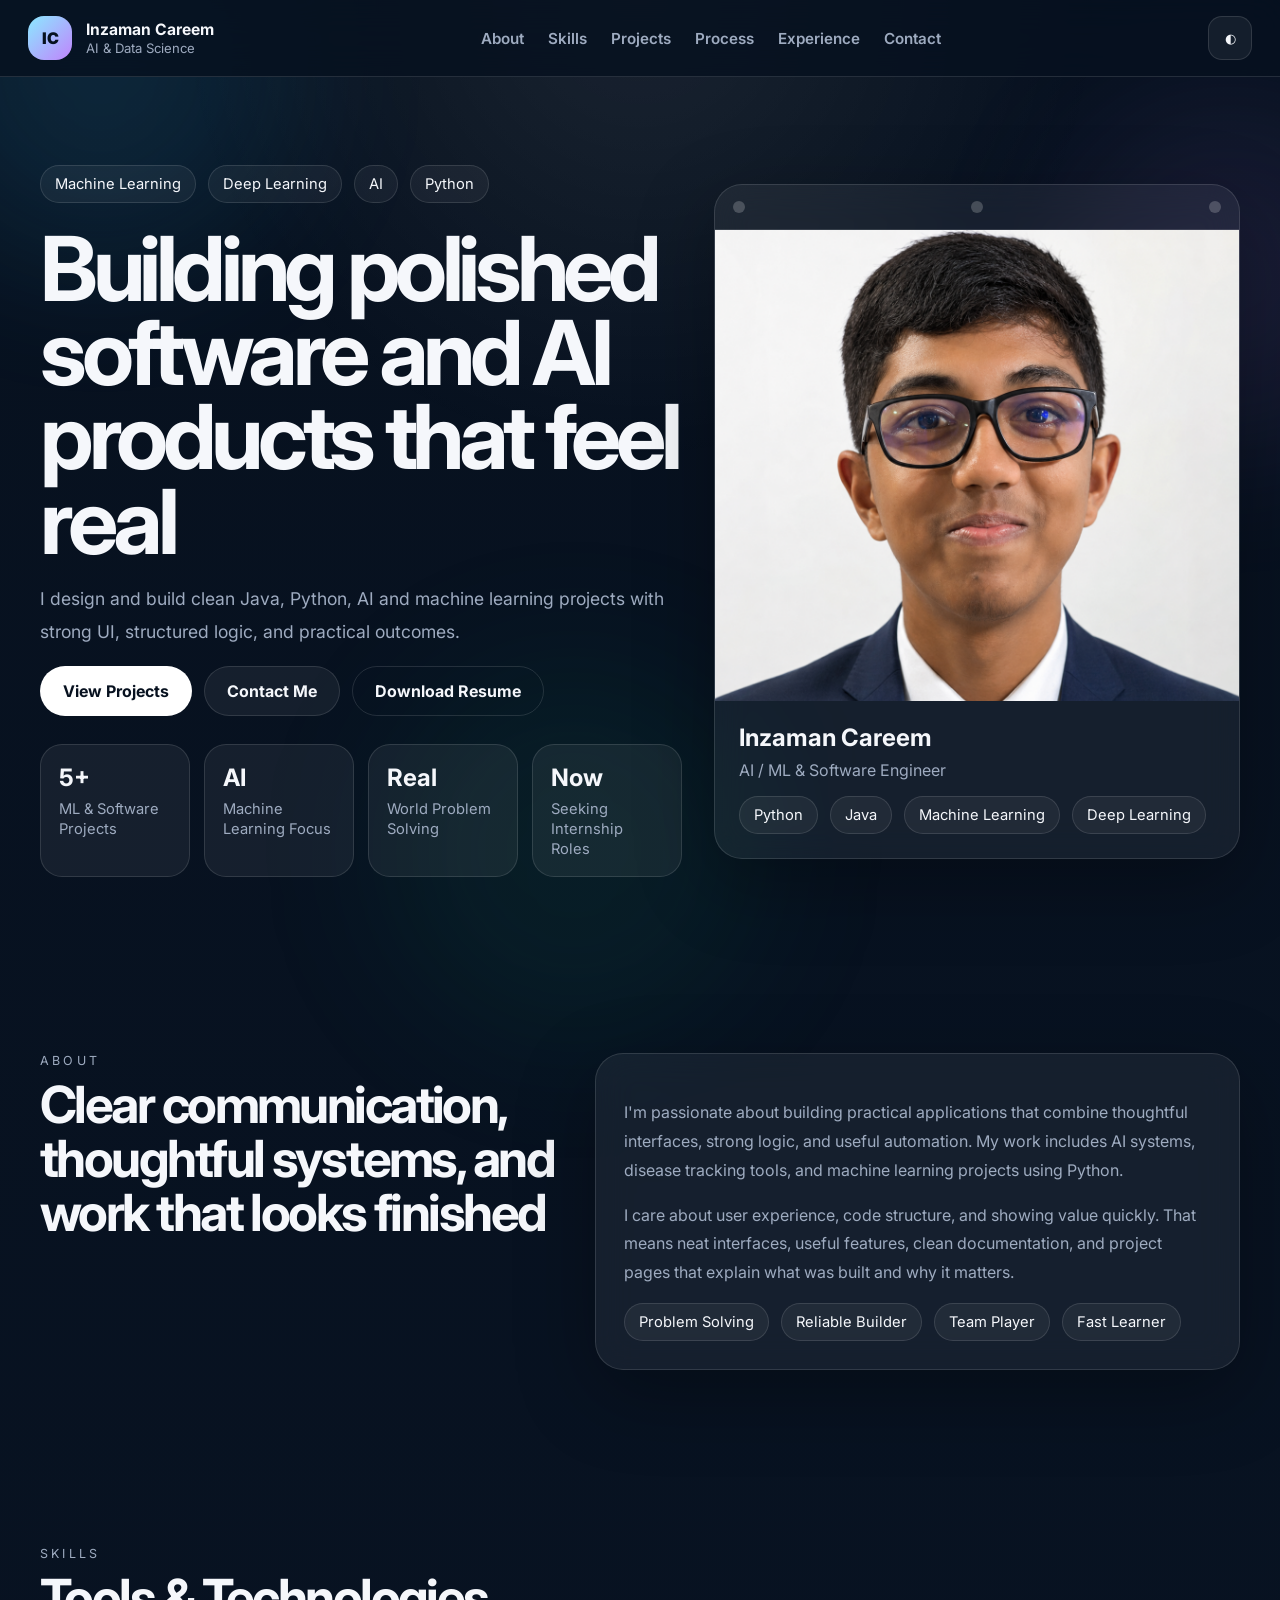
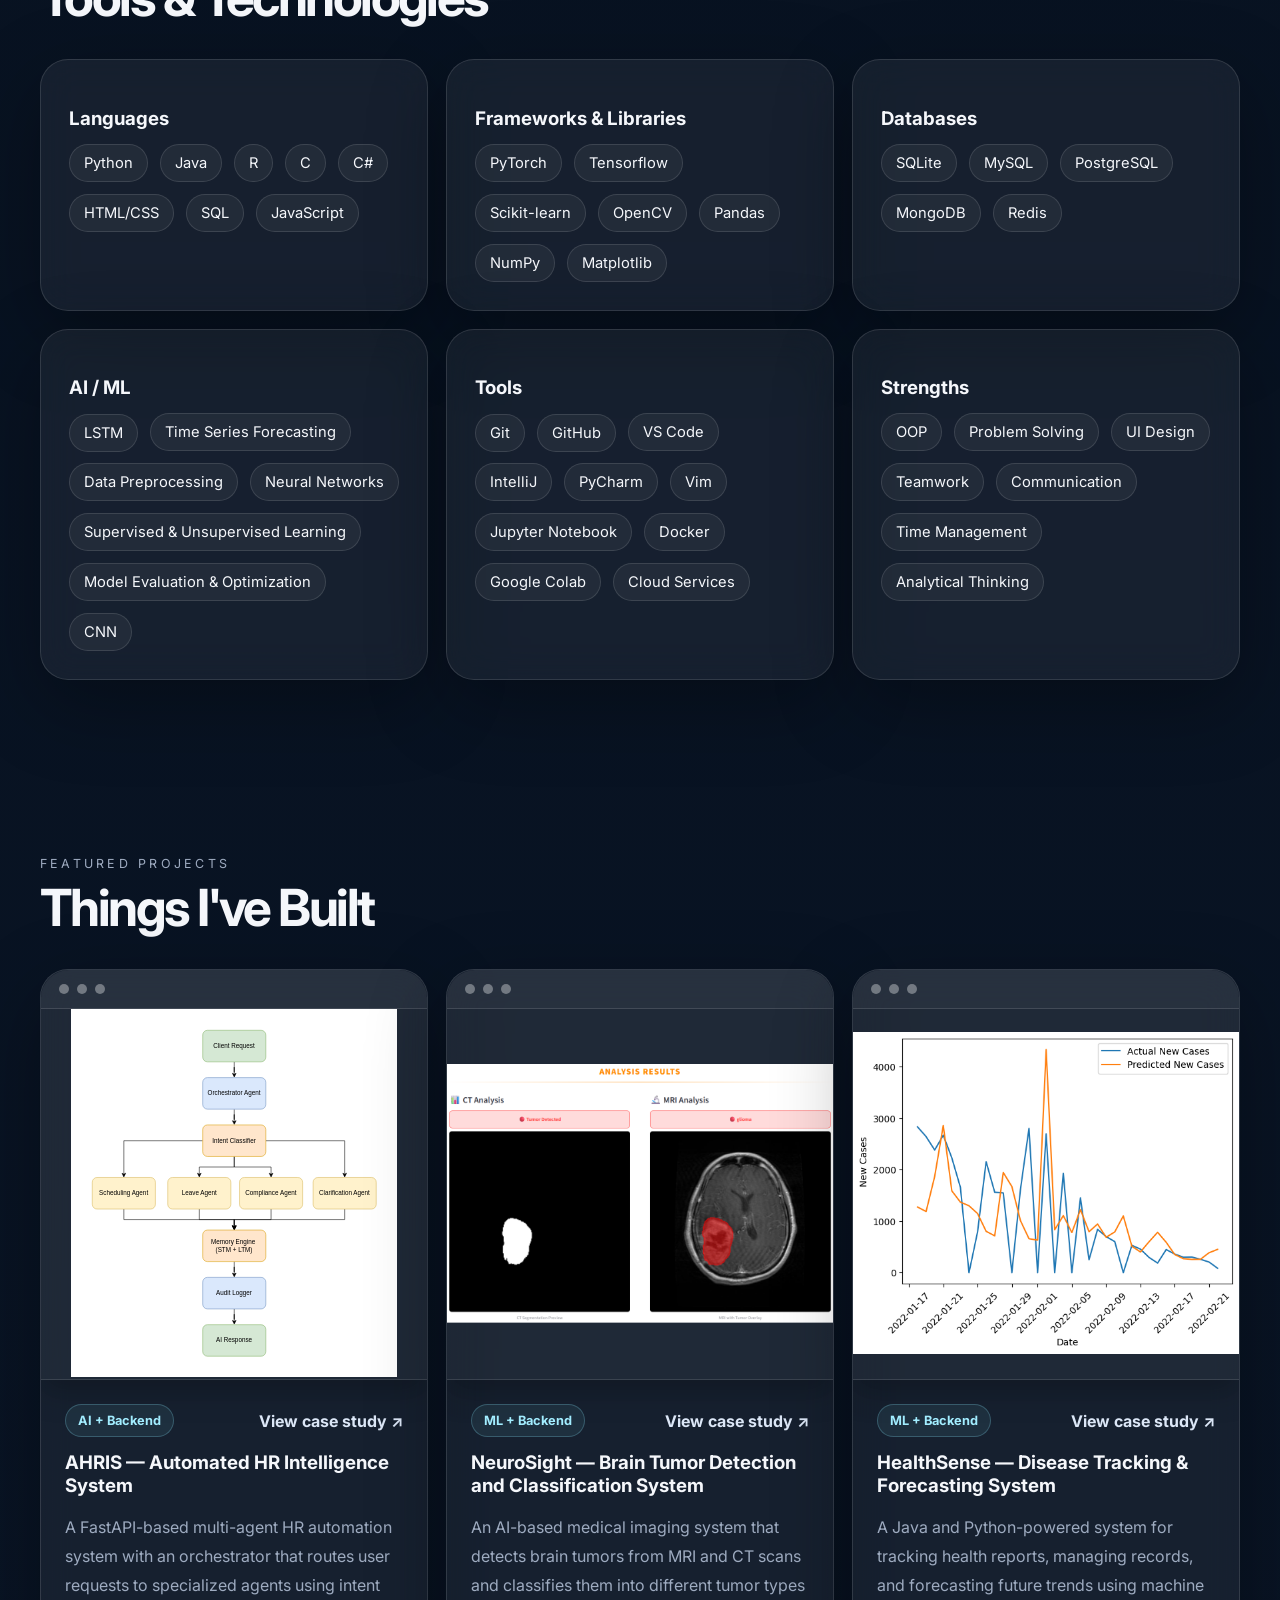
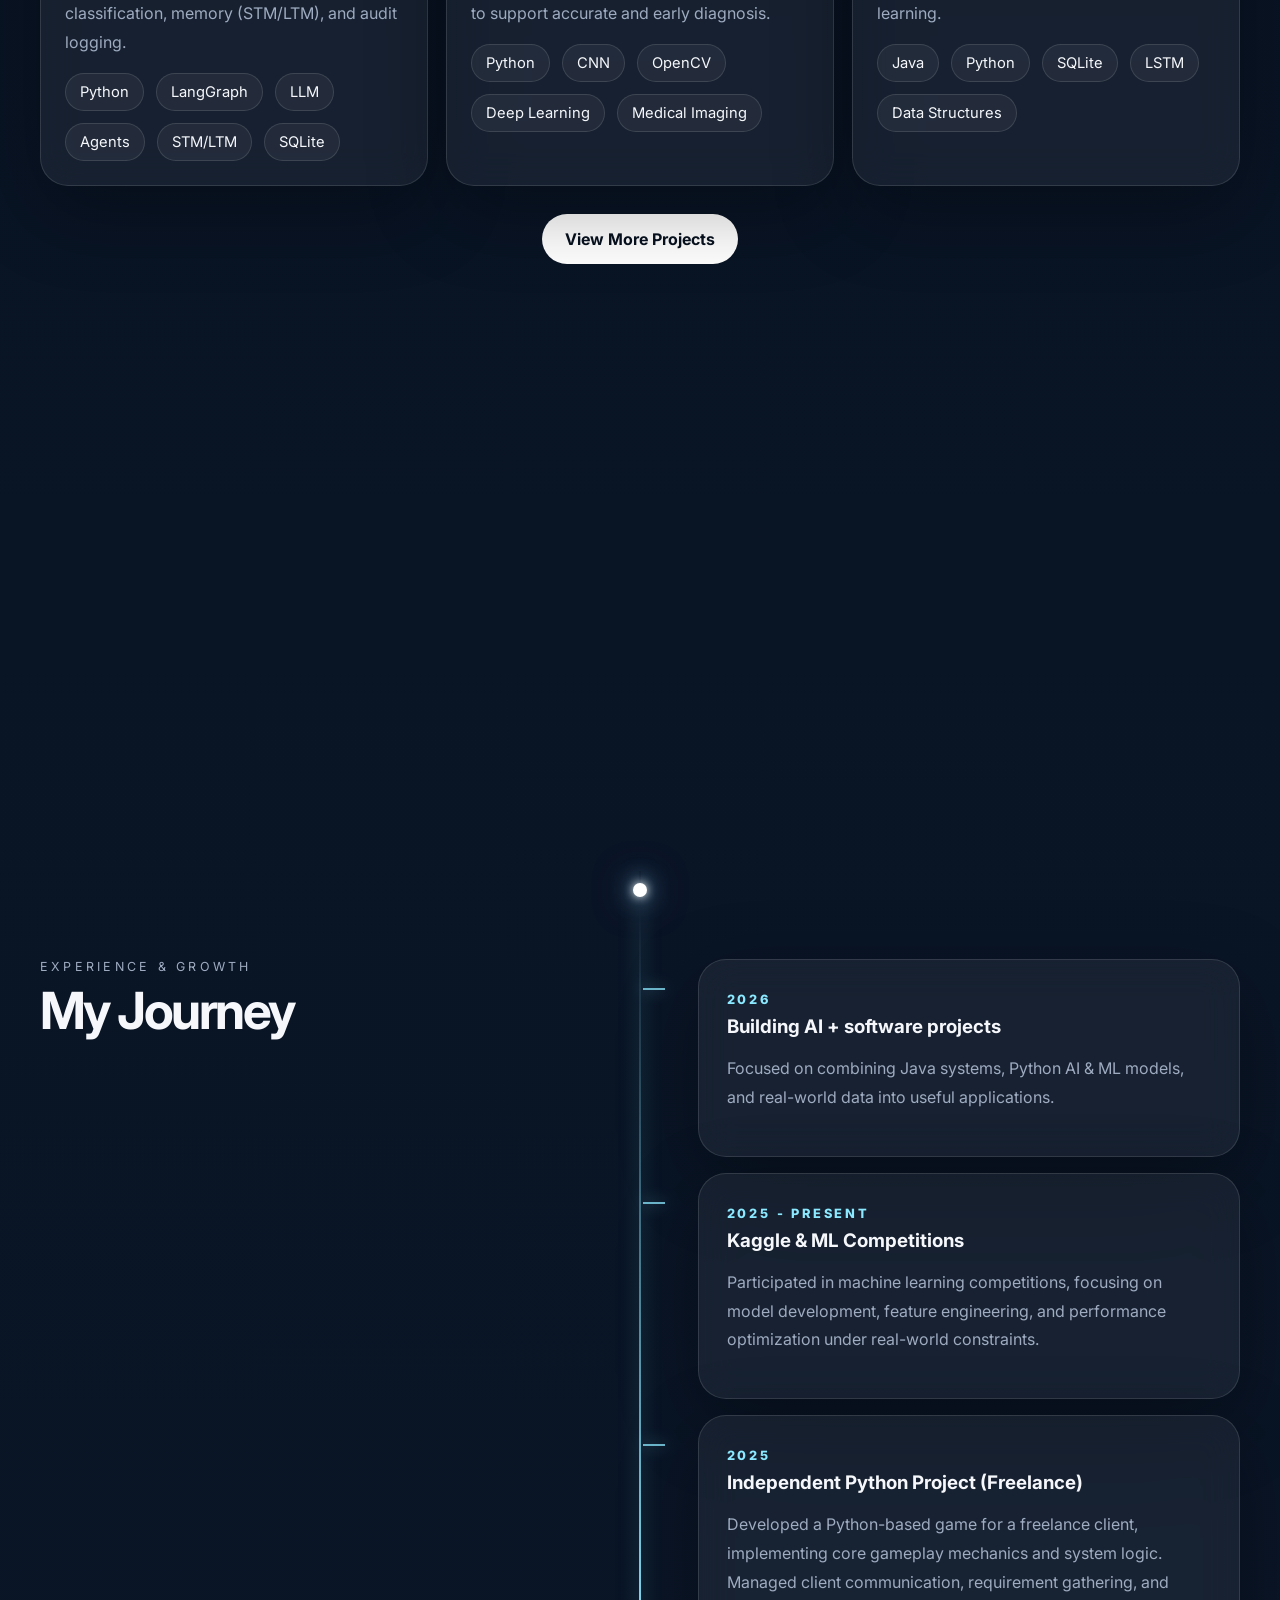
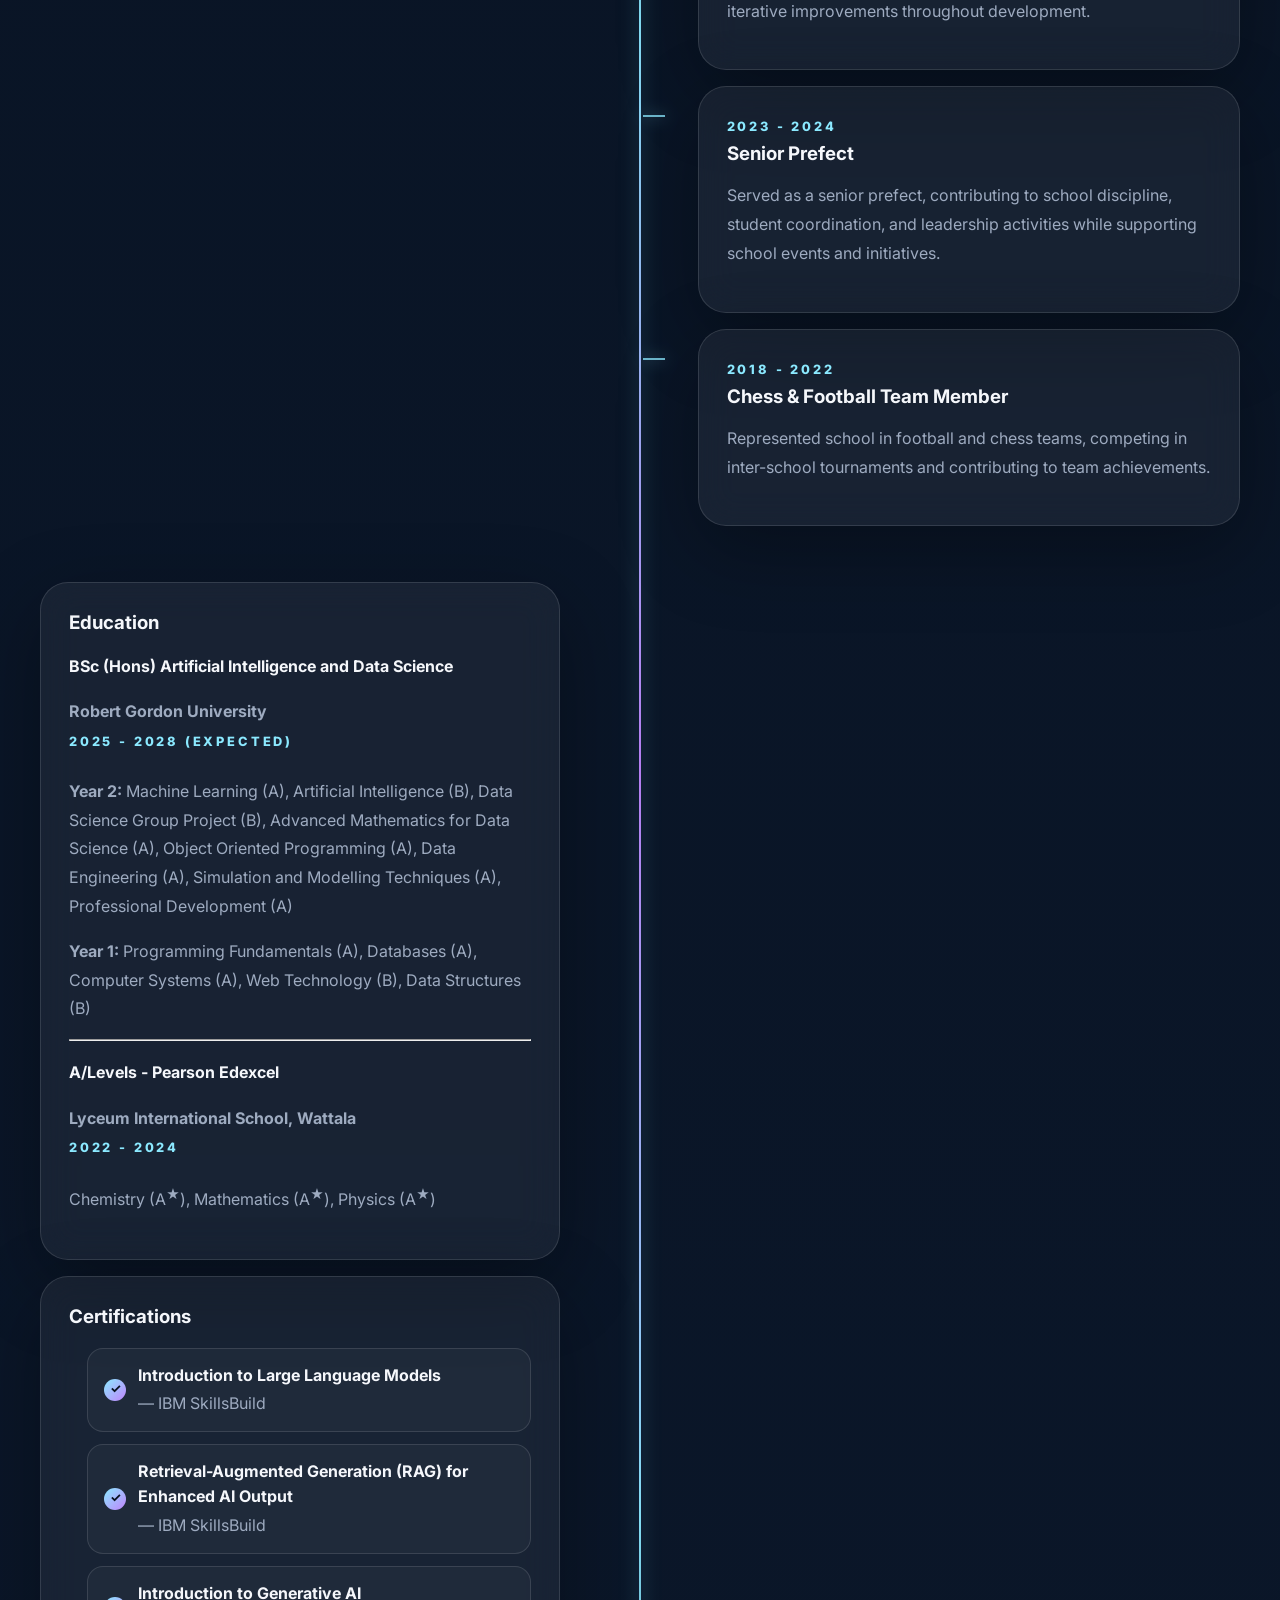
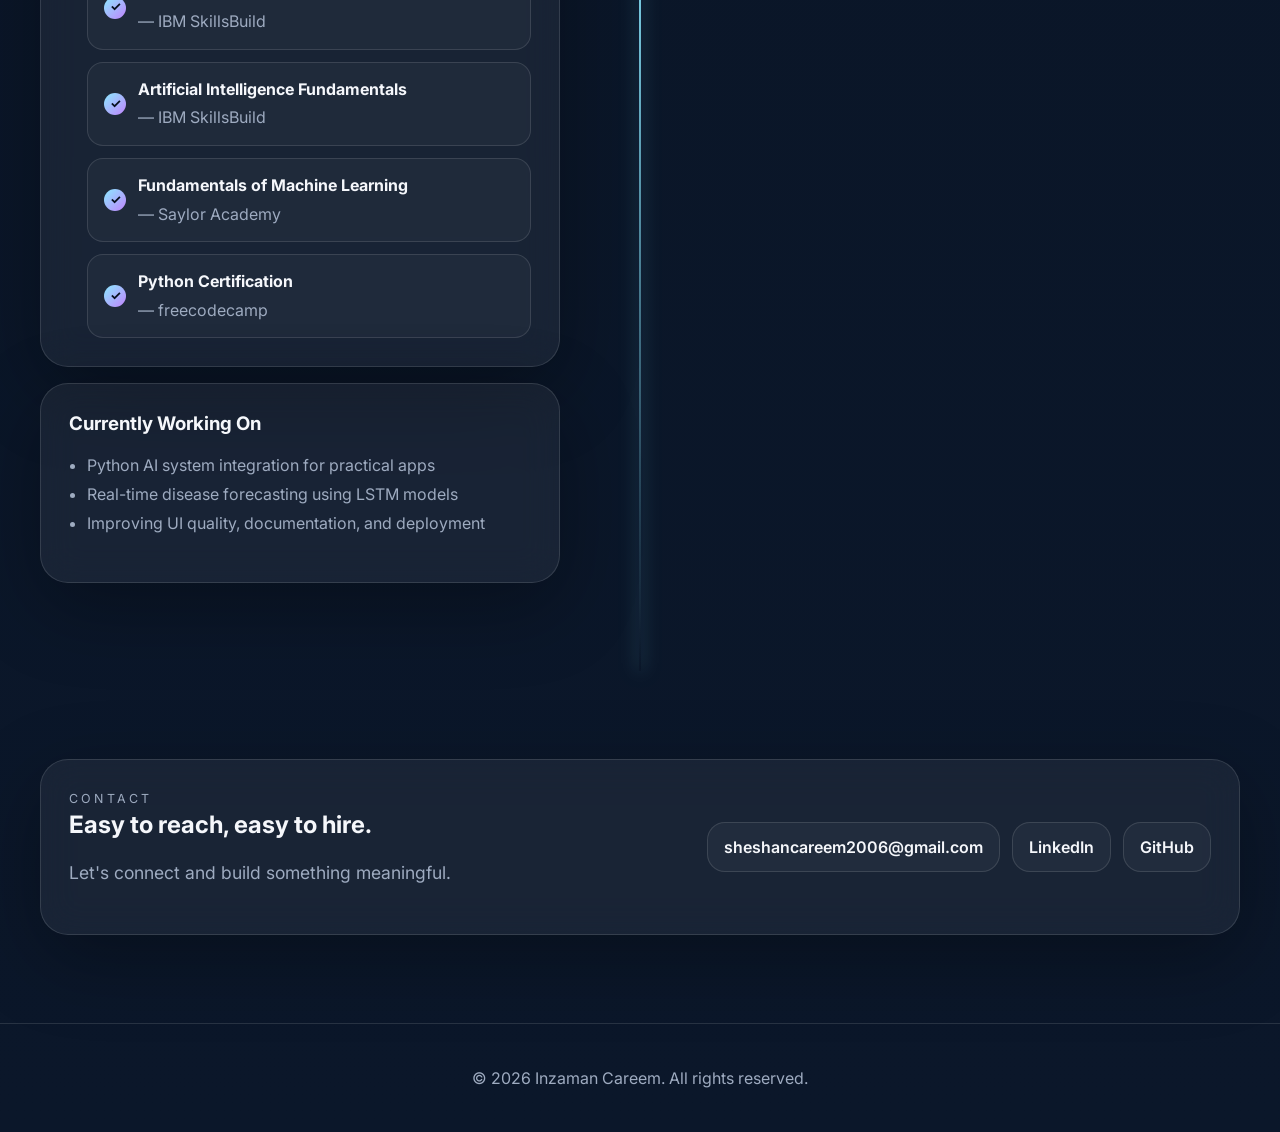
<file: index.html>
<!DOCTYPE html>
<html lang="en">
<head>
  <meta charset="UTF-8" />
  <meta name="viewport" content="width=device-width, initial-scale=1.0" />
  <meta name="description" content="Inzaman Careem — Software Engineering and AI portfolio." />
  <title>Inzaman Careem | Portfolio</title>
  <link rel="preconnect" href="https://fonts.googleapis.com">
  <link rel="preconnect" href="https://fonts.gstatic.com" crossorigin>
  <link href="https://fonts.googleapis.com/css2?family=Inter:wght@400;500;600;700;800;900&display=swap" rel="stylesheet">
  <link rel="stylesheet" href="style.css" />
</head>
<body>
  <div class="bg-orbs" aria-hidden="true">
    <span></span><span></span><span></span>
  </div>

  <header class="header">
    <a class="brand" href="#home">
      <span class="brand-badge">IC</span>
      <span class="brand-text">
        <strong>Inzaman Careem</strong>
        <small>AI & Data Science</small>
      </span>
    </a>

    <nav class="nav" id="navMenu">
      <a href="#about">About</a>
      <a href="#skills">Skills</a>
      <a href="#featured">Projects</a>
      <a href="#process">Process</a>
      <a href="#experience">Experience</a>
      <a href="#contact">Contact</a>
    </nav>

    <div class="header-actions">
      <button class="theme-btn" id="themeBtn" aria-label="Toggle theme">◐</button>
      <button class="menu-btn" id="menuBtn" aria-label="Toggle menu">☰</button>
    </div>
  </header>

  <main id="home">
    <section class="hero section reveal">
      <div class="hero-copy">
        <div class="eyebrow-row">
          <span class="pill">Machine Learning</span>
          <span class="pill">Deep Learning</span>
          <span class="pill">AI</span>
          <span class="pill">Python</span>
        </div>

        <h1>Building polished software and AI products that feel real</h1>
        <p class="lead">I design and build clean Java, Python, AI and machine learning projects with strong UI, structured logic, and practical outcomes.</p>

        <div class="cta-row">
          <a class="btn btn-primary" href="projects.html">View Projects</a>
          <a class="btn btn-secondary" href="#contact">Contact Me</a>
          <a class="btn btn-ghost" href="Inzaman_Careem_CV.pdf" download>Download Resume</a>
        </div>

        <div class="metrics-grid">
          <div class="metric-card"><strong>5+</strong><span>ML & Software Projects</span></div>
          <div class="metric-card"><strong>AI</strong><span>Machine Learning Focus</span></div>
          <div class="metric-card"><strong>Real</strong><span>World Problem Solving</span></div>
          <div class="metric-card"><strong>Now</strong><span>Seeking Internship Roles</span></div>
        </div>
      </div>

      <div class="hero-panel glass">
        <div class="window-bar">
          <span></span><span></span><span></span>
        </div>

        <div class="profile-frame">
          <img src="images/profile2.png" alt="Inzaman Careem" class="profile-image" />
        </div>

        <div class="hero-meta">
          <h2>Inzaman Careem</h2>
          <p>AI / ML & Software Engineer</p>
          <div class="mini-tags"><span>Python</span><span>Java</span><span>Machine Learning</span><span>Deep Learning</span></div>
        </div>
      </div>
    </section>

    <section id="about" class="section split reveal">
      <div class="section-heading">
        <p>About</p>
        <h2>Clear communication, thoughtful systems, and work that looks finished</h2>
      </div>
      <div class="glass card-stack">
        <p>
          I'm passionate about building practical applications that combine thoughtful interfaces, strong logic, and useful automation. My work includes AI systems, disease tracking tools, and machine learning projects using Python.
        </p>
        <p>
          I care about user experience, code structure, and showing value quickly. That means neat interfaces, useful features, clean documentation, and project pages that explain what was built and why it matters.
        </p>
        <div class="mini-tags">
          <span>Problem Solving</span>
          <span>Reliable Builder</span>
          <span>Team Player</span>
          <span>Fast Learner</span>
        </div>
      </div>
    </section>

    <section id="skills" class="section reveal">
      <div class="section-heading">
        <p>Skills</p>
        <h2>Tools & Technologies</h2>
      </div>

      <div class="skills-grid">
        <article class="glass skill-card">
          <h3>Languages</h3>
          <div class="mini-tags"><span>Python</span><span>Java</span><span>R</span><span>C</span><span>C#</span><span>HTML/CSS</span><span>SQL</span><span>JavaScript</span></div>
        </article>
        <article class="glass skill-card">
          <h3>Frameworks & Libraries</h3>
          <div class="mini-tags"><span>PyTorch</span><span>Tensorflow</span><span>Scikit-learn</span><span>OpenCV</span><span>Pandas</span><span>NumPy</span><span>Matplotlib</span></div>
        </article>
        <article class="glass skill-card">
          <h3>Databases</h3>
          <div class="mini-tags"><span>SQLite</span><span>MySQL</span><span>PostgreSQL</span><span>MongoDB</span><span>Redis</span></div>
        </article>
        <article class="glass skill-card">
          <h3>AI / ML</h3>
          <div class="mini-tags"><span>LSTM</span><span>Time Series Forecasting</span><span>Data Preprocessing</span><span>Neural Networks</span><span>Supervised & Unsupervised Learning</span><span>Model Evaluation & Optimization</span><span>CNN</span></div>
        </article>
        <article class="glass skill-card">
          <h3>Tools</h3>
          <div class="mini-tags"><span>Git</span><span>GitHub</span><span>VS Code</span><span>IntelliJ</span><span>PyCharm</span><span>Vim</span><span>Jupyter Notebook</span><span>Docker</span><span>Google Colab</span><span>Cloud Services</span></div>
        </article>
        <article class="glass skill-card">
          <h3>Strengths</h3>
          <div class="mini-tags"><span>OOP</span><span>Problem Solving</span><span>UI Design</span><span>Teamwork</span><span>Communication</span><span>Time Management</span><span>Analytical Thinking</span></div>
        </article>
      </div>
    </section>

    <section id="featured" class="section reveal">
      <div class="section-heading">
        <p>Featured Projects</p>
        <h2>Things I've Built</h2>
      </div>

      <div class="featured-grid">
        <article class="glass featured-card">
          <div class="featured-visual">
            <div class="browser-mockup">
              <div class="browser-top">
                  <span></span>
                  <span></span>
                  <span></span>
              </div>
              <img src="images/automated-hr-ai-system-graph.svg" alt="AHRIS">
            </div>
          </div>
          <div class="featured-content">
            <div class="topline">
              <span class="badge">AI + Backend</span>
              <a href="projects.html#ahris">View case study ↗</a>
            </div>
            <h3>AHRIS — Automated HR Intelligence System</h3>
            <p>A FastAPI-based multi-agent HR automation system with an orchestrator that routes user requests to specialized agents using intent classification, memory (STM/LTM), and audit logging.</p>
            <div class="mini-tags">
              <span>Python</span><span>LangGraph</span><span>LLM</span><span>Agents</span><span>STM/LTM</span><span>SQLite</span>
            </div>
          </div>
        </article>

        <article class="glass featured-card">
          <div class="featured-visual">
            <div class="browser-mockup">
              <div class="browser-top">
                  <span></span>
                  <span></span>
                  <span></span>
              </div>
              <img src="images/neurosight.png" alt="NeuroSight">
            </div>
          </div>
          <div class="featured-content">
            <div class="topline">
              <span class="badge">ML + Backend</span>
              <a href="projects.html#neurosight">View case study ↗</a>
            </div>
            <h3>NeuroSight — Brain Tumor Detection and Classification System</h3>
            <p>An AI-based medical imaging system that detects brain tumors from MRI and CT scans and classifies them into different tumor types to support accurate and early diagnosis.</p>
            <div class="mini-tags">
              <span>Python</span><span>CNN</span><span>OpenCV</span><span>Deep Learning</span><span>Medical Imaging</span>
            </div>
          </div>
        </article>

        <article class="glass featured-card">
          <div class="featured-visual">
            <div class="browser-mockup">
              <div class="browser-top">
                  <span></span>
                  <span></span>
                  <span></span>
              </div>

              <img src="images/healthsense.png" alt="HealthSense">
            </div>
          </div>
          <div class="featured-content">
            <div class="topline">
              <span class="badge">ML + Backend</span>
              <a href="projects.html#healthsense">View case study ↗</a>
            </div>
            <h3>HealthSense — Disease Tracking & Forecasting System</h3>
            <p>A Java and Python-powered system for tracking health reports, managing records, and forecasting future trends using machine learning.</p>
            <div class="mini-tags">
              <span>Java</span><span>Python</span><span>SQLite</span><span>LSTM</span><span>Data Structures</span>
            </div>
          </div>
        </article>
      </div>

      <div class="center-cta">
        <a class="btn btn-primary" href="projects.html">View More Projects</a>
      </div>
    </section>

    <section id="process" class="section reveal">
      <div class="section-heading">
        <p>Process</p>
        <h2>How I think</h2>
      </div>

      <div class="process-grid">
        <article class="glass process-card">
          <span>01</span>
          <h3>Problem Definition</h3>
          <p>I start by identifying a clear use case and a real user need.</p>
        </article>
        <article class="glass process-card">
          <span>02</span>
          <h3>Design & Planning</h3>
          <p>I plan features, data flow, and UI structure before coding.</p>
        </article>
        <article class="glass process-card">
          <span>03</span>
          <h3>Build & Iterate</h3>
          <p>I develop with clean code, testing, and continuous improvements.</p>
        </article>
        <article class="glass process-card">
          <span>04</span>
          <h3>Polish & Present</h3>
          <p>I refine visuals, write strong README files, and present results well.</p>
        </article>
      </div>
    </section>

    <section id="experience" class="section reveal">
      <div class="section-heading">
        <p>Experience & Growth</p>
        <h2>My Journey</h2>
      </div>

      <div class="timeline">
        <article class="glass timeline-item">
          <span class="year">2026</span>
          <h3>Building AI + software projects</h3>
          <p>Focused on combining Java systems, Python AI & ML models, and real-world data into useful applications.</p>
        </article>
        <article class="glass timeline-item">
          <span class="year">2025 - Present</span>
          <h3>Kaggle & ML Competitions</h3>
          <p>Participated in machine learning competitions, focusing on model development, feature engineering, and performance optimization under real-world constraints.</p>
        </article>
        <article class="glass timeline-item">
          <span class="year">2025</span>
          <h3>Independent Python Project (Freelance)</h3>
          <p>Developed a Python-based game for a freelance client, implementing core gameplay mechanics and system logic. Managed client communication, requirement gathering, and iterative improvements throughout development.</p>
        </article>
        <article class="glass timeline-item">
          <span class="year">2023 - 2024</span>
          <h3>Senior Prefect</h3>
          <p>Served as a senior prefect, contributing to school discipline, student coordination, and leadership activities while supporting school events and initiatives.</p>
        </article>
        <article class="glass timeline-item">
          <span class="year">2018 - 2022</span>
          <h3>Chess & Football Team Member</h3>
          <p>Represented school in football and chess teams, competing in inter-school tournaments and contributing to team achievements.</p>
        </article>
      </div>

      <div class="bottom-grid">
        <article class="glass side-card">
          <h3>Education</h3>
          <h4>BSc (Hons) Artificial Intelligence and Data Science</h4>
          <p>
            <strong>Robert Gordon University</strong><br>
            <span class="year">2025 - 2028 (Expected)</span>
          </p>

          <p>
            <strong>Year 2:</strong> Machine Learning (A), Artificial Intelligence (B), 
            Data Science Group Project (B), Advanced Mathematics for Data Science (A), 
            Object Oriented Programming (A), Data Engineering (A), 
            Simulation and Modelling Techniques (A), Professional Development (A)
          </p>

          <p>
            <strong>Year 1:</strong> Programming Fundamentals (A), Databases (A),
            Computer Systems (A), Web Technology (B), Data Structures (B)
          </p>

          <hr>

          <h4>A/Levels - Pearson Edexcel</h4>
          <p>
            <strong>Lyceum International School, Wattala</strong><br>
            <span class="year">2022 - 2024</span>
          </p>

          <p>Chemistry (A<sup>&starf;</sup>), Mathematics (A<sup>&starf;</sup>), Physics (A<sup>&starf;</sup>)</p>
        </article>
        <article class="glass side-card">
          <h3>Certifications</h3>
          <ul class="cert-list">
            <li><strong>Introduction to Large Language Models</strong> — IBM SkillsBuild</li>
            <li><strong>Retrieval-Augmented Generation (RAG) for Enhanced AI Output</strong> — IBM SkillsBuild</li>
            <li><strong>Introduction to Generative AI</strong> — IBM SkillsBuild</li>
            <li><strong>Artificial Intelligence Fundamentals</strong> — IBM SkillsBuild</li>
            <li><strong>Fundamentals of Machine Learning</strong> — Saylor Academy</li>
            <li><strong>Python Certification</strong> — freecodecamp</li>
          </ul>
        </article>
        <article class="glass side-card">
          <h3>Currently Working On</h3>
          <ul>
            <li>Python AI system integration for practical apps</li>
            <li>Real-time disease forecasting using LSTM models</li>
            <li>Improving UI quality, documentation, and deployment</li>
          </ul>
        </article>
      </div>
    </section>

    <section id="contact" class="section reveal">
      <div class="contact-shell glass">
        <div>
          <p class="eyebrow">Contact</p>
          <h2>Easy to reach, easy to hire.</h2>
          <p class="lead contact-lead">Let's connect and build something meaningful.</p>
        </div>

        <div class="contact-actions">
          <a class="contact-link" href="mailto:sheshancareem2006@gmail.com">sheshancareem2006@gmail.com</a>
          <a class="contact-link" href="https://www.linkedin.com/in/inzaman-careem/" target="_blank">LinkedIn</a>
          <a class="contact-link" href="https://github.com/InzamanCareem" target="_blank">GitHub</a>
        </div>
      </div>
    </section>
  </main>

  <button id="backToTop" class="back-to-top">&uarr;</button>

  <footer class="footer">
    <p>&copy; 2026 Inzaman Careem. All rights reserved.</p>
  </footer>

  <script src="script.js"></script>
</body>
</html>
</file>
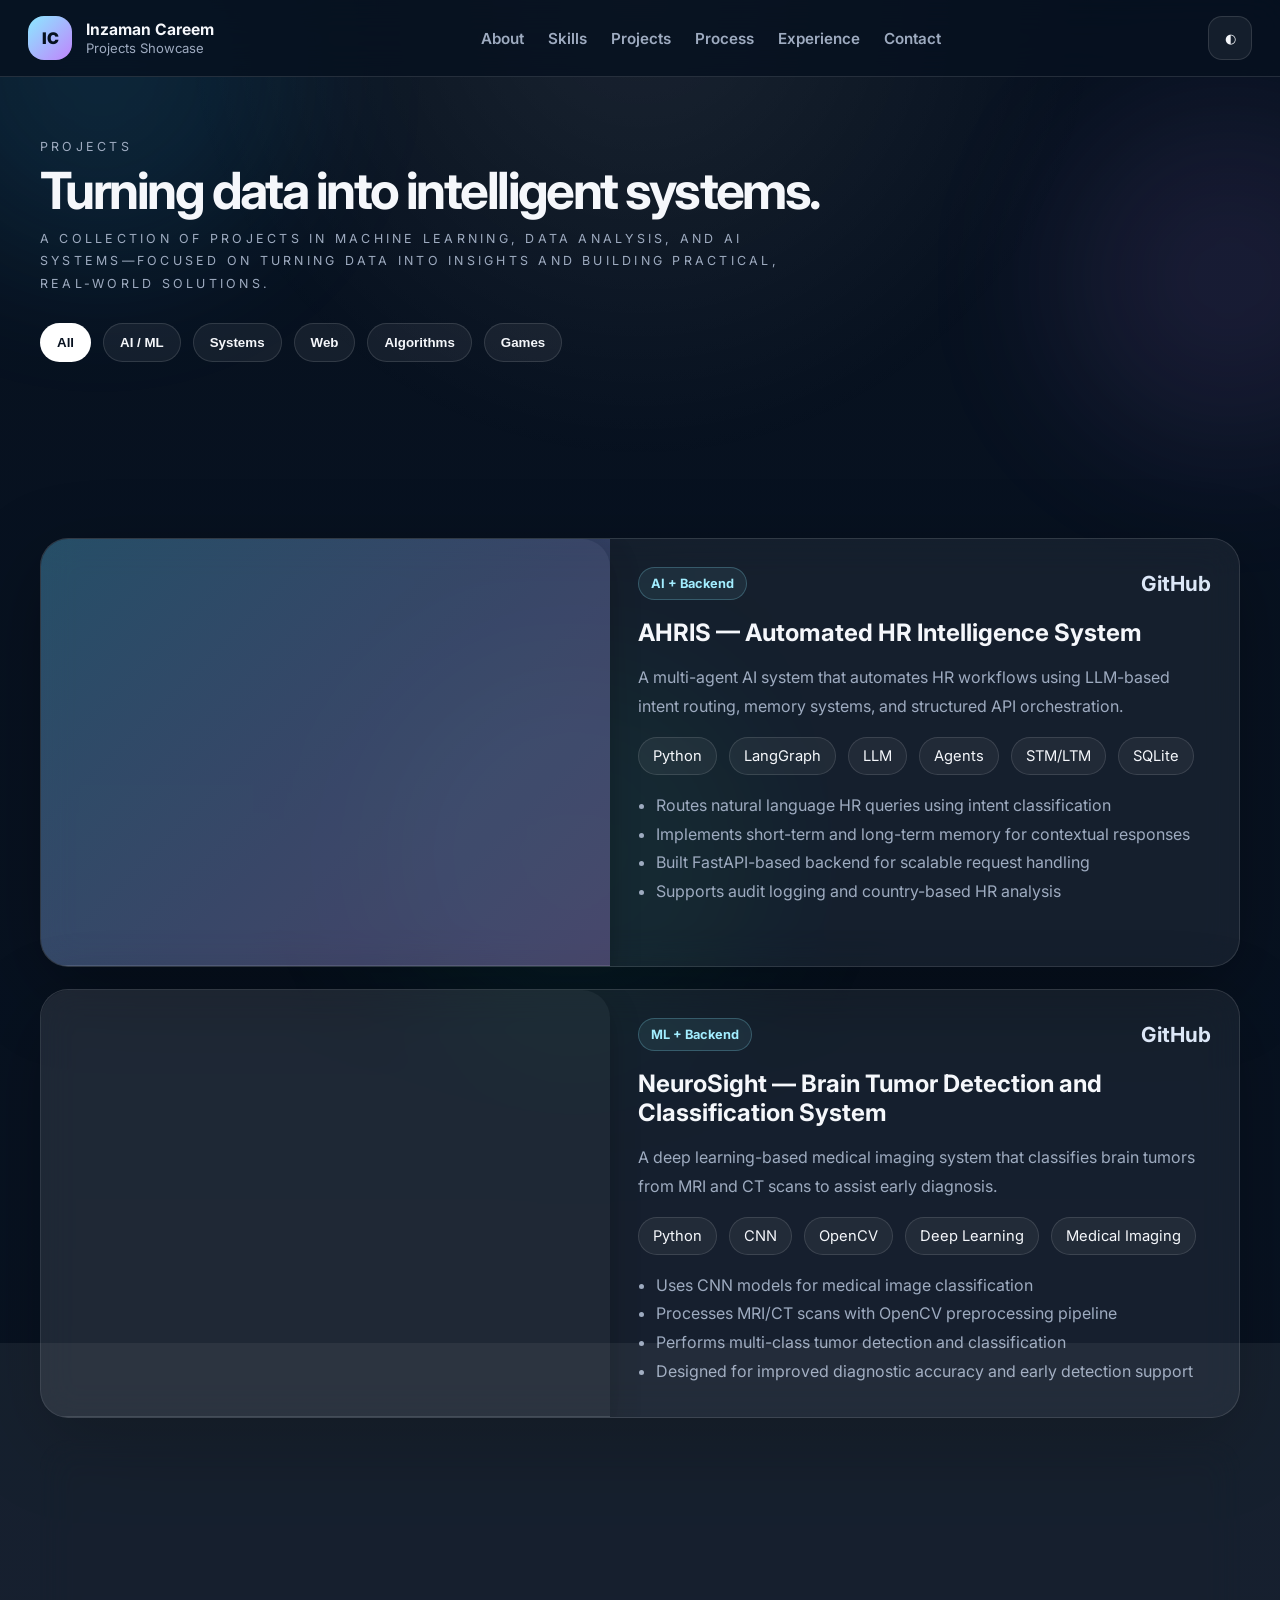
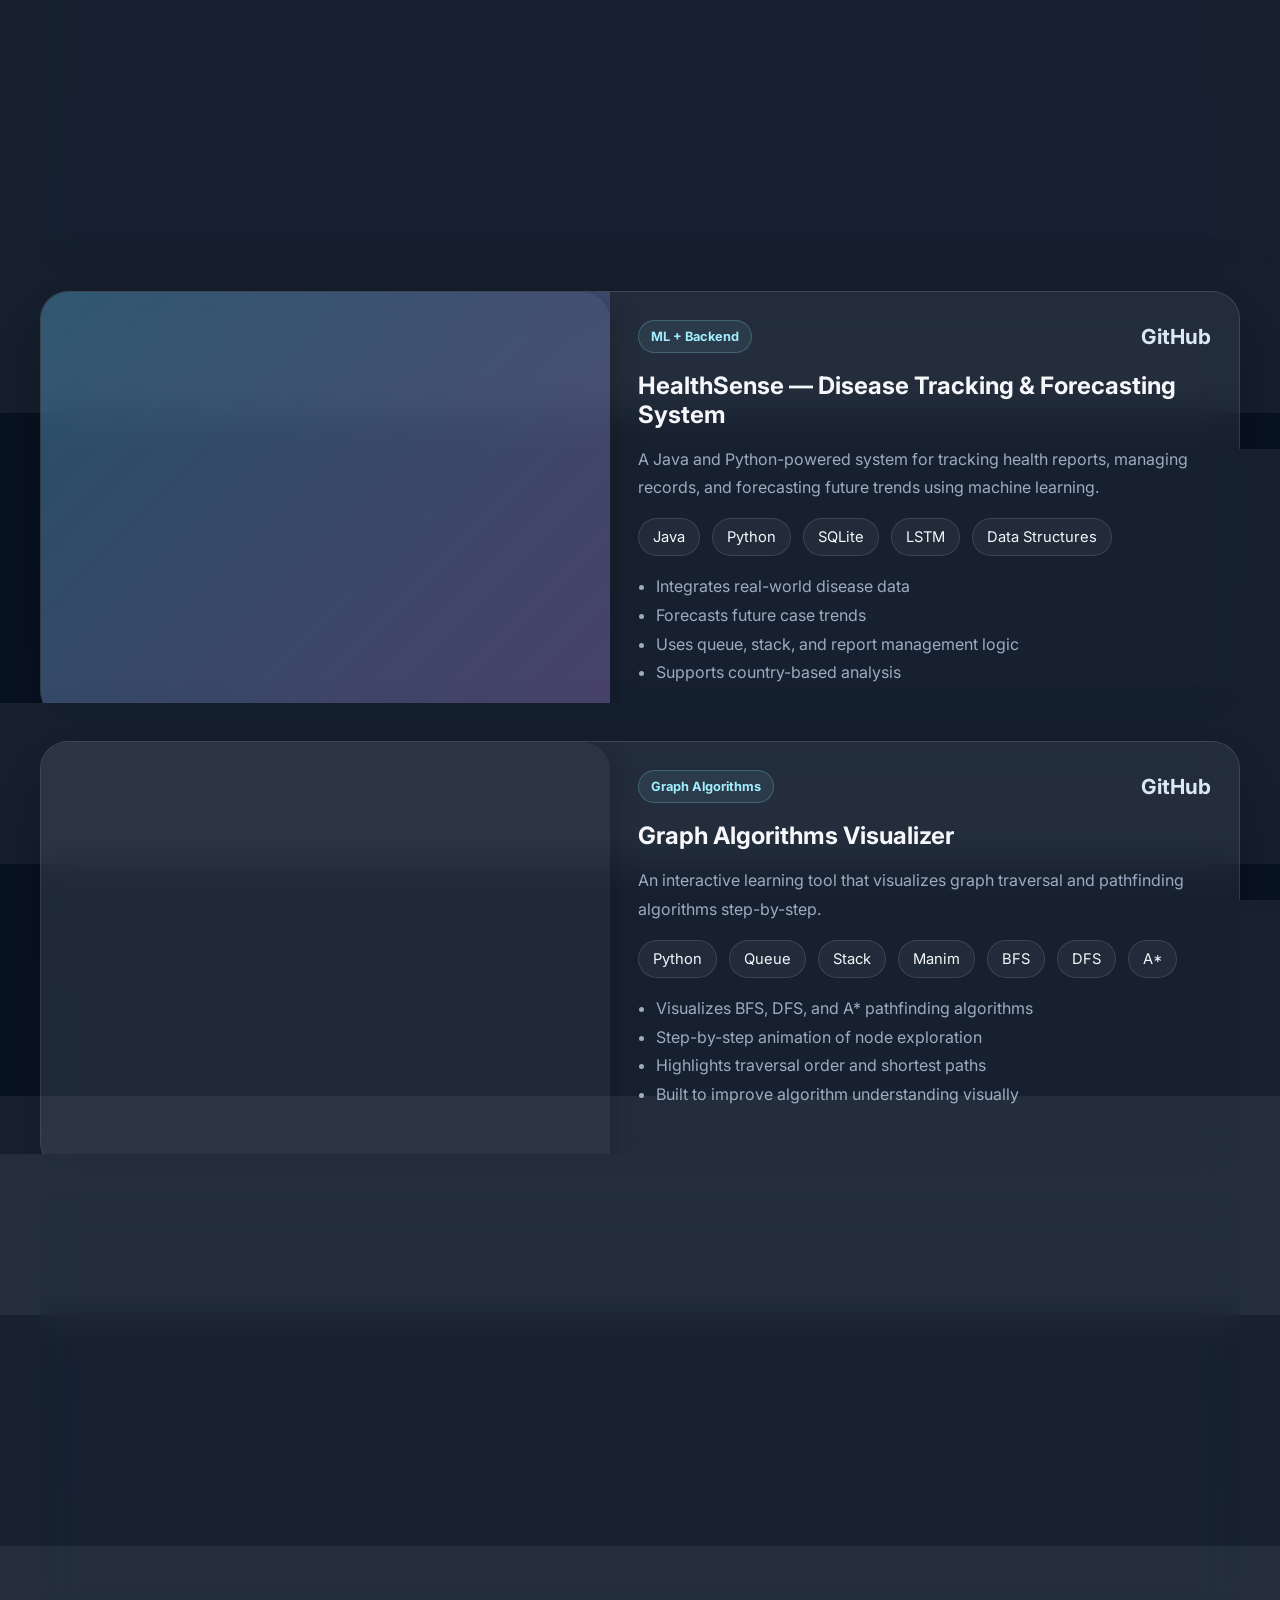
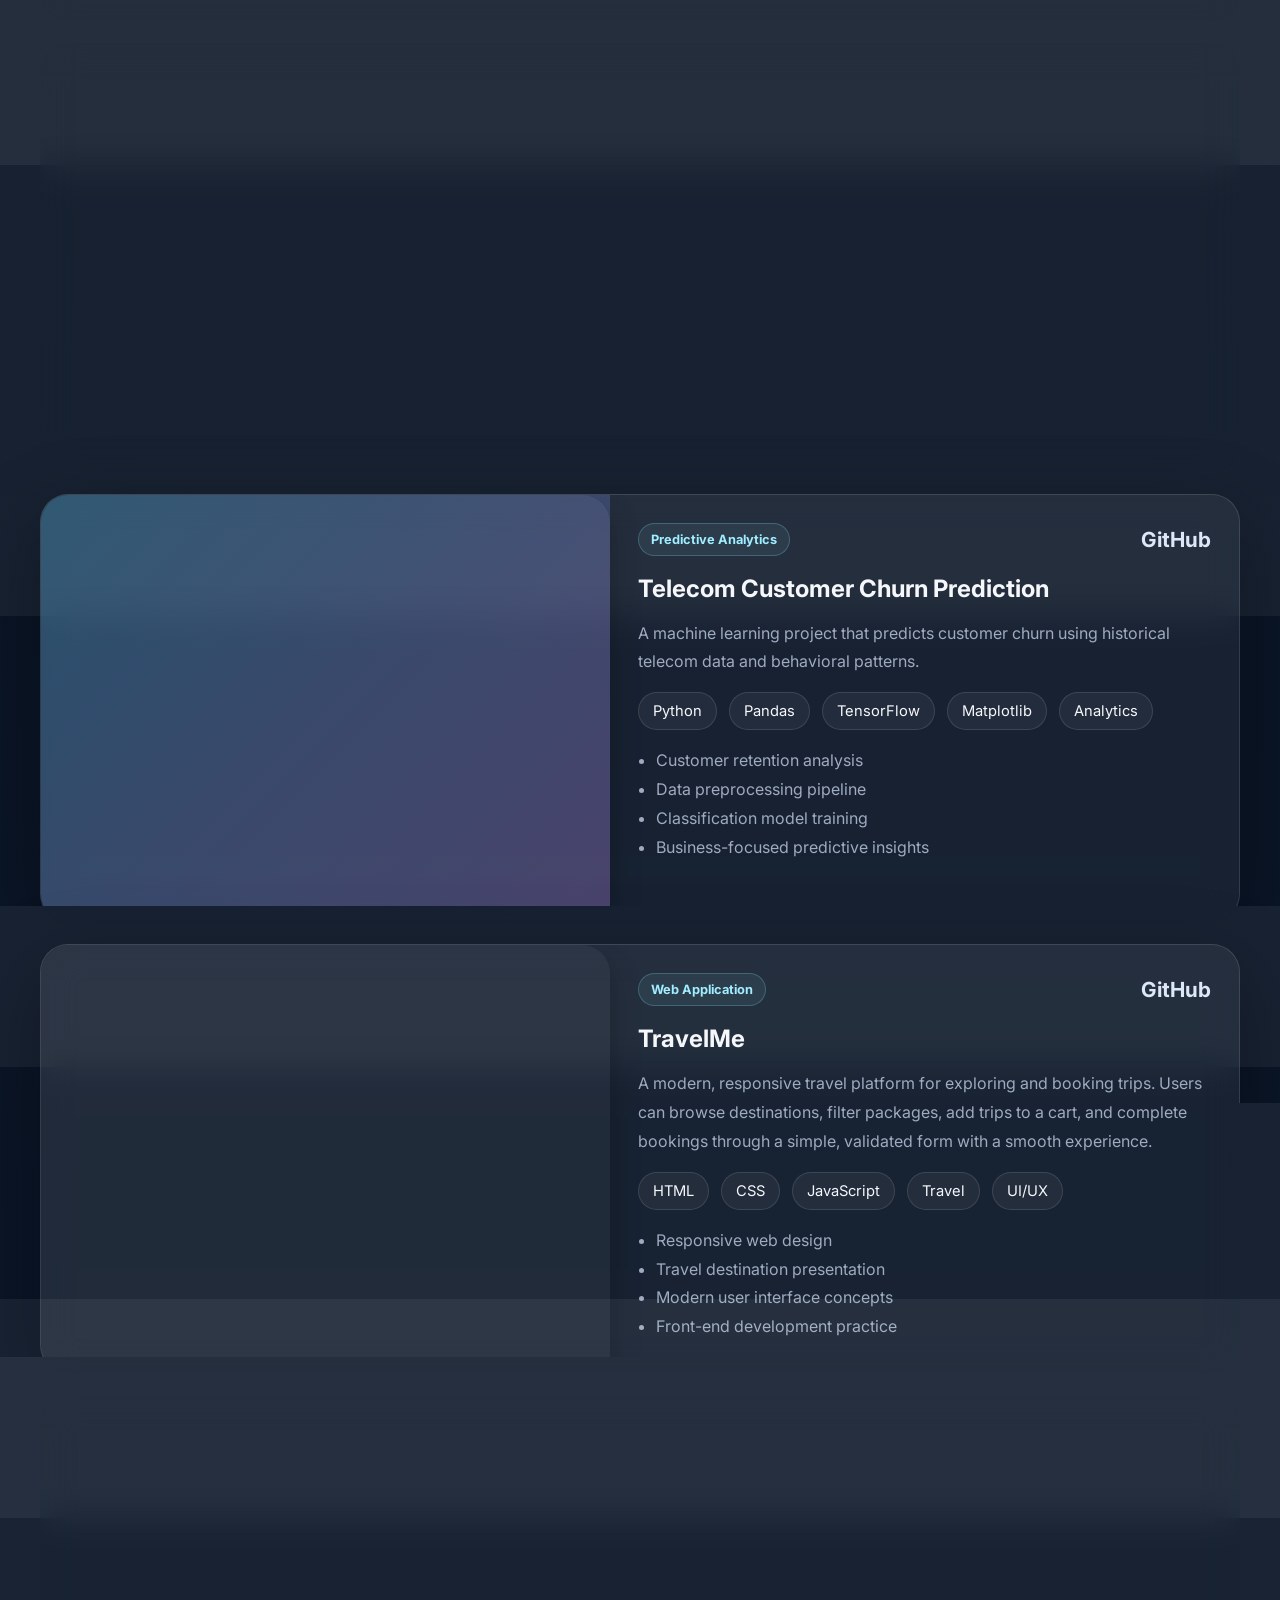
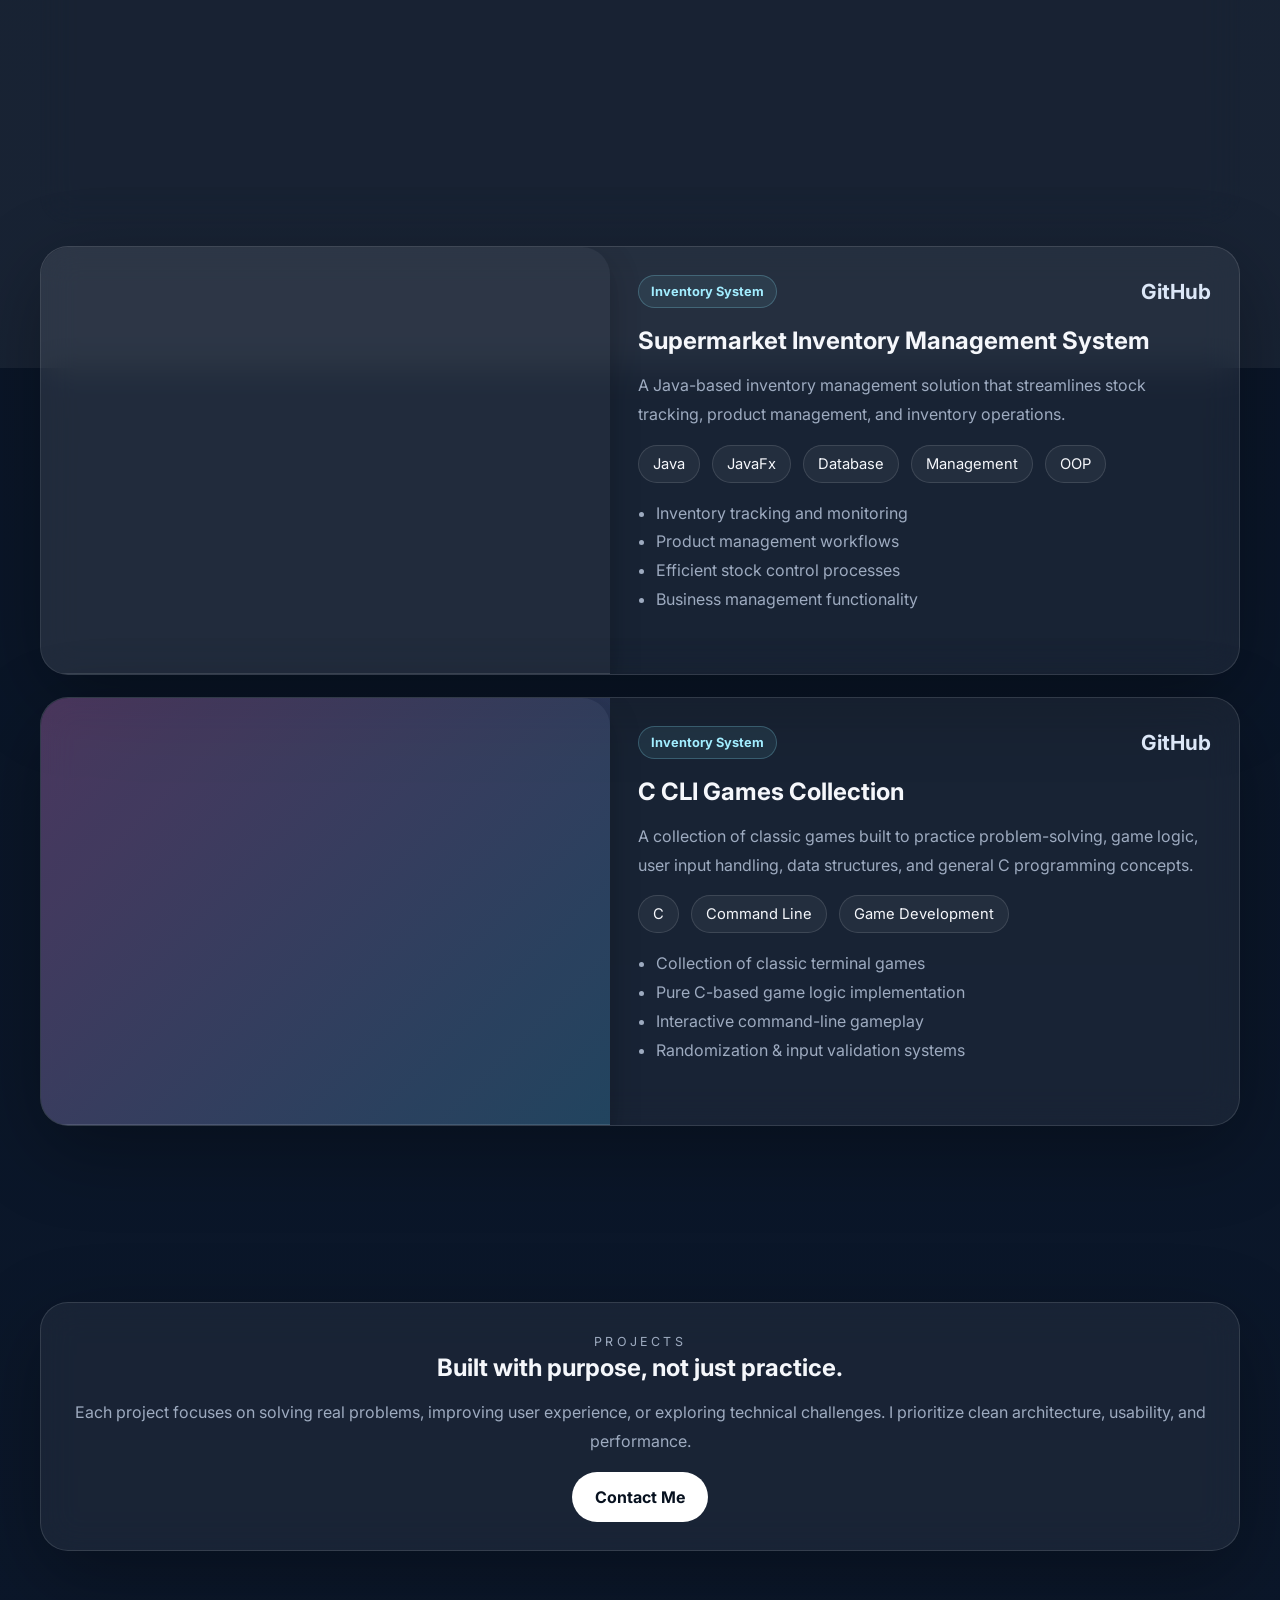
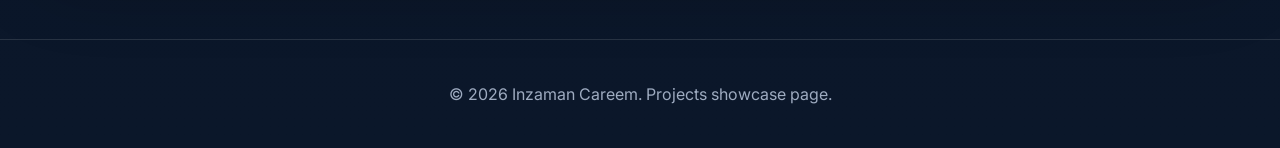
<file: projects.html>
<!DOCTYPE html>
<html lang="en">
<head>
  <meta charset="UTF-8" />
  <meta name="viewport" content="width=device-width, initial-scale=1.0" />
  <meta name="description" content="Projects showcase for Inzaman Careem — software, AI, and computer vision work." />
  <title>Inzaman Careem | Projects</title>
  <link rel="preconnect" href="https://fonts.googleapis.com">
  <link rel="preconnect" href="https://fonts.gstatic.com" crossorigin>
  <link href="https://fonts.googleapis.com/css2?family=Inter:wght@400;500;600;700;800;900&display=swap" rel="stylesheet">
  <link rel="stylesheet" href="style.css" />
</head>
<body class="projects-page">
  <div class="bg-orbs" aria-hidden="true">
    <span></span><span></span><span></span>
  </div>

  <header class="header">
    <a class="brand" href="index.html">
      <span class="brand-badge">IC</span>
      <span class="brand-text">
        <strong>Inzaman Careem</strong>
        <small>Projects Showcase</small>
      </span>
    </a>

    <nav class="nav" id="navMenu">
      <a href="index.html#about">About</a>
      <a href="index.html#skills">Skills</a>
      <a href="projects.html">Projects</a>
      <a href="index.html#process">Process</a>
      <a href="index.html#experience">Experience</a>
      <a href="index.html#contact">Contact</a>
    </nav>

    <div class="header-actions">
      <button class="theme-btn" id="themeBtn" aria-label="Toggle theme">◐</button>
      <button class="menu-btn" id="menuBtn" aria-label="Toggle menu">☰</button>
    </div>
  </header>

  <main>
    <section class="section projects-hero reveal">
      <div class="section-heading">
        <p>Projects</p>
        <h1>Turning data into intelligent systems.</h1>
        <p class="projects-intro">A collection of projects in machine learning, data analysis, and AI systems—focused on turning data into insights and building practical, real-world solutions.</p>
      </div>

      <div class="project-filters">
        <button class="filter-btn active" data-filter="all">All</button>
        <button class="filter-btn" data-filter="ai">AI / ML</button>
        <button class="filter-btn" data-filter="systems">Systems</button>
        <button class="filter-btn" data-filter="web">Web</button>
        <button class="filter-btn" data-filter="algorithms">Algorithms</button>
        <button class="filter-btn" data-filter="games">Games</button>
      </div>
    </section>

    <section class="section">
      <div class="projects-showcase-grid">
        <article class="glass project-showcase" id="ahris" data-category="ai">
          <div class="project-visual visual-ai">
            <div class="browser-mockup">
              <!-- <video class="project-video hover-video" muted playsinline preload="metadata">
                <source src="videos/graph-algorithms-visualizer-demo.mp4" type="video/mp4">
              </video> -->
            </div>
          </div>
          <div class="project-body">
            <div class="project-top">
              <span class="badge">AI + Backend</span>
              <div class="project-links">
                <a href="https://github.com/InzamanCareem/Automated-HR-AI-System.git" target="_blank">GitHub</a>
              </div>
            </div>
            <h2>AHRIS — Automated HR Intelligence System</h2>
            <p>A multi-agent AI system that automates HR workflows using LLM-based intent routing, memory systems, and structured API orchestration.</p>
            <div class="mini-tags"><span>Python</span><span>LangGraph</span><span>LLM</span><span>Agents</span><span>STM/LTM</span><span>SQLite</span></div>
            <ul>
                <li>Routes natural language HR queries using intent classification</li>
                <li>Implements short-term and long-term memory for contextual responses</li>
                <li>Built FastAPI-based backend for scalable request handling</li>
                <li>Supports audit logging and country-based HR analysis</li>
            </ul>
          </div>
        </article>

        <article class="glass project-showcase" id="neurosight" data-category="ai">
          <div class="project-visual">
            <div class="browser-mockup">
              <video class="project-video hover-video" muted playsinline preload="metadata">
                <source src="videos/neurosight-demo.mp4" type="video/mp4">
              </video>
            </div>
          </div>
          <div class="project-body">
            <div class="project-top">
              <span class="badge">ML + Backend</span>
              <div class="project-links">
                <a href="https://github.com/Chanura04/DSGP-Brain-Tumor-Detection.git" target="_blank">GitHub</a>
              </div>
            </div>
            <h2>NeuroSight — Brain Tumor Detection and Classification System</h2>
            <p>A deep learning-based medical imaging system that classifies brain tumors from MRI and CT scans to assist early diagnosis.</p>
            <div class="mini-tags"><span>Python</span><span>CNN</span><span>OpenCV</span><span>Deep Learning</span><span>Medical Imaging</span></div>
            <ul>
              <li>Uses CNN models for medical image classification</li>
              <li>Processes MRI/CT scans with OpenCV preprocessing pipeline</li>
              <li>Performs multi-class tumor detection and classification</li>
              <li>Designed for improved diagnostic accuracy and early detection support</li>
            </ul>
          </div>
        </article>

        <article class="glass project-showcase" id="textextract" data-category="systems">
          <div class="project-visual">
            <div class="browser-mockup">
              <video class="project-video hover-video" muted playsinline preload="metadata">
                <source src="videos/textextract-demo.mp4" type="video/mp4">
              </video>
            </div>
          </div>
          <div class="project-body">
            <div class="project-top">
              <span class="badge">Systems</span>
              <div class="project-links">
                <a href="https://github.com/InzamanCareem/TextExtract.git" target="_blank">GitHub</a>
              </div>
            </div>
            <h2>TextExtract — Image to Text Conversion</h2>
            <p>A system for extracting text from images using computer vision and OCR techniques.</p>
            <div class="mini-tags"><span>Python</span><span>OpenCV</span><span>Tesseract</span></div>
            <ul>
              <li>Supports multiple languages and fonts</li>
              <li>Preprocessing for improved accuracy</li>
              <li>Output in various formats (TXT, JSON)</li>
              <li>Potential use in document digitization</li>
            </ul>
          </div>
        </article>

        <article class="glass project-showcase" id="healthsense" data-category="ai">
          <div class="project-visual visual-ai">
            <div class="browser-mockup">
              <!-- <video class="project-video hover-video" muted playsinline preload="metadata">
                <source src="videos/graph-algorithms-visualizer-demo.mp4" type="video/mp4">
              </video> -->
            </div>
          </div>
          <div class="project-body">
            <div class="project-top">
              <span class="badge">ML + Backend</span>
              <div class="project-links">
                <a href="https://github.com/InzamanCareem/HealthSense.git" target="_blank">GitHub</a>
              </div>
            </div>
            <h2>HealthSense — Disease Tracking & Forecasting System</h2>
            <p>A Java and Python-powered system for tracking health reports, managing records, and forecasting future trends using machine learning.</p>
            <div class="mini-tags"><span>Java</span><span>Python</span><span>SQLite</span><span>LSTM</span><span>Data Structures</span></div>
            <ul>
              <li>Integrates real-world disease data</li>
              <li>Forecasts future case trends</li>
              <li>Uses queue, stack, and report management logic</li>
              <li>Supports country-based analysis</li>
            </ul>
          </div>
        </article>

        <article class="glass project-showcase" data-category="algorithms">
          <div class="project-visual">
            <div class="browser-mockup">
              <video class="project-video hover-video" muted playsinline preload="metadata">
                <source src="videos/graph-algorithms-visualizer-demo.mp4" type="video/mp4">
              </video>
            </div>
          </div>
          <div class="project-body">
            <div class="project-top">
              <span class="badge">Graph Algorithms</span>
              <div class="project-links">
                <a href="https://github.com/InzamanCareem/Graph-Algorithms-Visualizer.git" target="_blank">GitHub</a>
              </div>
            </div>
            <h2>Graph Algorithms Visualizer</h2>
            <p>An interactive learning tool that visualizes graph traversal and pathfinding algorithms step-by-step.</p>
            <div class="mini-tags"><span>Python</span><span>Queue</span><span>Stack</span><span>Manim</span><span>BFS</span><span>DFS</span><span>A*</span></div>
            <ul>
              <li>Visualizes BFS, DFS, and A* pathfinding algorithms</li>
              <li>Step-by-step animation of node exploration</li>
              <li>Highlights traversal order and shortest paths</li>
              <li>Built to improve algorithm understanding visually</li>
            </ul>
          </div>
        </article>

        <article class="glass project-showcase" data-category="games">
          <div class="project-visual visual-games">
            <div class="browser-mockup">
              <!-- <video class="project-video hover-video" muted playsinline preload="metadata">
                <source src="videos/graph-algorithms-visualizer-demo.mp4" type="video/mp4">
              </video> -->
            </div>
          </div>
          <div class="project-body">
            <div class="project-top">
              <span class="badge">Game Development</span>
              <div class="project-links">
                <a href="https://github.com/InzamanCareem/Shadowblade-Requiem.git" target="_blank">GitHub</a>
              </div>
            </div>
            <h2>Shadowblade Requiem</h2>
            <p>A 2D action-adventure game built with Python and Pygame featuring combat mechanics and a dark fantasy zombie theme.</p>
            <div class="mini-tags"><span>Python</span><span>Pygame</span><span>Game Development</span><span>Sprite Animation</span></div>
            <ul>
              <li>Player movement, combat, and enemy AI mechanics</li>
              <li>Sprite-based animation system</li>
              <li>Level design with interactive gameplay elements</li>
              <li>Built using Python and Pygame engine</li>
            </ul>
          </div>
        </article>

        <article class="glass project-showcase" data-category="ai">
          <div class="project-visual">
            <div class="browser-mockup">
              <video class="project-video hover-video" muted playsinline preload="metadata">
                <source src="videos/machine-learning-playground-demo.mp4" type="video/mp4">
              </video>
            </div>
          </div>
          <div class="project-body">
            <div class="project-top">
              <span class="badge">Machine Learning</span>
              <div class="project-links">
                <a href="https://github.com/InzamanCareem/Machine-Learning-Playground.git" target="_blank">GitHub</a>

              </div>
            </div>
            <h2>Machine Learning Playground</h2>
            <p>A collection of machine learning experiments designed to explore models, model behavior, and practical AI workflows.</p>
            <div class="mini-tags"><span>Python</span><span>Scikit-Learn</span><span>ML</span><span>Data Science</span><span>AI</span></div>
            <ul>
              <li>Multiple machine learning models</li>
              <li>Interactive hyperparameter controls</li>
              <li>Real-time training & validation loss visualization</li>
              <li>Run comparison and history tracking</li>
            </ul>
          </div>
        </article>

        <article class="glass project-showcase" data-category="ai">
          <div class="project-visual visual-ai">
            <div class="browser-mockup">
              <!-- <video class="project-video hover-video" muted playsinline preload="metadata">
                <source src="videos/graph-algorithms-visualizer-demo.mp4" type="video/mp4">
              </video> -->
            </div>
          </div>
          <div class="project-body">
            <div class="project-top">
              <span class="badge">Predictive Analytics</span>
              <div class="project-links">
                <a href="https://github.com/InzamanCareem/Customer-Telecom-Churn-Prediction.git" target="_blank">GitHub</a>
              </div>
            </div>
            <h2>Telecom Customer Churn Prediction</h2>
            <p>A machine learning project that predicts customer churn using historical telecom data and behavioral patterns.</p>
            <div class="mini-tags"><span>Python</span><span>Pandas</span><span>TensorFlow</span><span>Matplotlib</span><span>Analytics</span></div>
            <ul>
              <li>Customer retention analysis</li>
              <li>Data preprocessing pipeline</li>
              <li>Classification model training</li>
              <li>Business-focused predictive insights</li>
            </ul>
          </div>
        </article>

        <article class="glass project-showcase" data-category="web">
          <div class="project-visual">
            <div class="browser-mockup">
              <video class="project-video hover-video" muted playsinline preload="metadata">
                <source src="videos/travelme-demo.mp4" type="video/mp4">
              </video>
            </div>
          </div>
          <div class="project-body">
            <div class="project-top">
              <span class="badge">Web Application</span>
              <div class="project-links">
                <a href="https://github.com/InzamanCareem/TravelMe.git" target="_blank">GitHub</a>
              </div>
            </div>
            <h2>TravelMe</h2>
            <p>A modern, responsive travel platform for exploring and booking trips. Users can browse destinations, filter packages, add trips to a cart, and complete bookings through a simple, validated form with a smooth experience.</p>
            <div class="mini-tags"><span>HTML</span><span>CSS</span><span>JavaScript</span><span>Travel</span><span>UI/UX</span></div>
            <ul>
              <li>Responsive web design</li>
              <li>Travel destination presentation</li>
              <li>Modern user interface concepts</li>
              <li>Front-end development practice</li>
            </ul>
          </div>
        </article>

        <article class="glass project-showcase" data-category="systems">
          <div class="project-visual visual-systems">
            <div class="browser-mockup">
              <!-- <video class="project-video hover-video" muted playsinline preload="metadata">
                <source src="videos/graph-algorithms-visualizer-demo.mp4" type="video/mp4">
              </video> -->
            </div>
          </div>
          <div class="project-body">
            <div class="project-top">
              <span class="badge">Management System</span>
              <div class="project-links">
                <a href="https://github.com/InzamanCareem/TeamMate-System.git" target="_blank">GitHub</a>
              </div>
            </div>
            <h2>Team Management System</h2>
            <p>TeamMate is a Java-based application that automatically forms balanced, diverse teams for a university gaming club's tournaments and events. It optimizes teams based on skill, role, personality, and game preferences.</p>
            <div class="mini-tags">
              <span>Java</span><span>OOP</span><span>Algorithm</span><span>Concurrency</span><span>File Handling</span>
            </div>
            <ul>
              <li>Smart survey-based member profiling</li>
              <li>Intelligent team matching algorithm</li>
              <li>CSV data handling for persistence</li>
              <li>Multithreaded processing & error handling</li>
            </ul>
          </div>
        </article>

        <article class="glass project-showcase" data-category="systems">
          <div class="project-visual">
            <div class="browser-mockup">
              <video class="project-video hover-video" muted playsinline preload="metadata">
                <source src="videos/supermarket-inventory-management-system-demo.mp4" type="video/mp4">
              </video>
            </div>
          </div>
          <div class="project-body">
            <div class="project-top">
              <span class="badge">Inventory System</span>
              <div class="project-links">
                <a href="https://github.com/InzamanCareem/Super-Market-Inventory-Management-System.git" target="_blank">GitHub</a>
              </div>
            </div>
            <h2>Supermarket Inventory Management System</h2>
            <p>A Java-based inventory management solution that streamlines stock tracking, product management, and inventory operations.</p>
            <div class="mini-tags"><span>Java</span><span>JavaFx</span><span>Database</span><span>Management</span><span>OOP</span></div>
            <ul>
              <li>Inventory tracking and monitoring</li>
              <li>Product management workflows</li>
              <li>Efficient stock control processes</li>
              <li>Business management functionality</li>
            </ul>
          </div>
        </article>

        <article class="glass project-showcase" data-category="games">
          <div class="project-visual visual-games">
            <div class="browser-mockup">
              <!-- <video class="project-video hover-video" muted playsinline preload="metadata">
                <source src="videos/graph-algorithms-visualizer-demo.mp4" type="video/mp4">
              </video> -->
            </div>
          </div>
          <div class="project-body">
            <div class="project-top">
              <span class="badge">Inventory System</span>
              <div class="project-links">
                <a href="https://github.com/InzamanCareem/C-CLI-Games-Collection.git" target="_blank">GitHub</a>
              </div>
            </div>
            <h2>C CLI Games Collection</h2>
            <p>A collection of classic games built to practice problem-solving, game logic, user input handling, data structures, and general C programming concepts.</p>
            <div class="mini-tags"><span>C</span><span>Command Line</span><span>Game Development</span></div>
            <ul>
              <li>Collection of classic terminal games</li>
              <li>Pure C-based game logic implementation</li>
              <li>Interactive command-line gameplay</li>
              <li>Randomization & input validation systems</li>
            </ul>
          </div>
        </article>
      </div>
    </section>

    <section class="section reveal">
      <div class="glass callout-card">
        <p class="eyebrow">Projects</p>
        <h2>Built with purpose, not just practice.</h2>
        <p>Each project focuses on solving real problems, improving user experience, or exploring technical challenges. I prioritize clean architecture, usability, and performance.</p>
    <a class="btn btn-primary" href="index.html#contact">Contact Me</a>
      </div>
    </section>
  </main>

  <button id="backToTop" class="back-to-top">&uarr;</button>

  <footer class="footer">
    <p>&copy; 2026 Inzaman Careem. Projects showcase page.</p>
  </footer>

  <script src="script.js"></script>
  <script src="projects.js"></script>
</body>
</html>
</file>
<file: style.css>
:root {
  --bg: #07111f;
  --bg-2: #0b172a;
  --glass: rgba(255, 255, 255, 0.06);
  --glass-strong: rgba(255, 255, 255, 0.10);
  --border: rgba(255, 255, 255, 0.12);
  --text: #f5f7fb;
  --muted: #9eabc0;
  --accent: #8be9ff;
  --accent-2: #c084fc;
  --shadow: 0 24px 80px rgba(0, 0, 0, 0.30);
  --radius: 28px;
}

[data-theme="light"] {
  --bg: #f5f8fc;
  --bg-2: #ffffff;
  --glass: rgba(255, 255, 255, 0.72);
  --glass-strong: rgba(255, 255, 255, 0.92);
  --border: rgba(13, 25, 43, 0.10);
  --text: #0b1420;
  --muted: #58657a;
  --shadow: 0 20px 60px rgba(15, 23, 42, 0.10);
}

* {
  box-sizing: border-box;
}

html {
  scroll-behavior: smooth;
}

body {
  margin: 0;
  font-family: "Inter", system-ui, sans-serif;
  background: linear-gradient(180deg, var(--bg), var(--bg-2));
  color: var(--text);
  overflow-x: hidden;
}

body::before {
  content: "";
  position: fixed;
  inset: 0;
  pointer-events: none;
  background: radial-gradient(circle at top, rgba(255,255,255,0.08), transparent 42%);
  z-index: -1;
}

.bg-orbs span {
  position: fixed;
  border-radius: 999px;
  filter: blur(80px);
  opacity: 0.55;
  z-index: -2;
}

.bg-orbs span:nth-child(1) {
  top: -120px;
  left: -90px;
  width: 380px;
  height: 380px;
  background: rgba(56, 189, 248, 0.22);
}

.bg-orbs span:nth-child(2) {
  top: 12%;
  right: -120px;
  width: 340px;
  height: 340px;
  background: rgba(192, 132, 252, 0.18);
}

.bg-orbs span:nth-child(3) {
  bottom: -140px;
  left: 30%;
  width: 380px;
  height: 380px;
  background: rgba(16, 185, 129, 0.14);
}

.header {
  position: sticky;
  top: 0;
  z-index: 100;
  display: flex;
  justify-content: space-between;
  align-items: center;
  gap: 18px;
  padding: 16px 28px;
  background: color-mix(in srgb, var(--bg) 84%, transparent);
  backdrop-filter: blur(18px);
  border-bottom: 1px solid var(--border);
}

.brand {
  display: flex;
  align-items: center;
  gap: 14px;
  text-decoration: none;
  color: var(--text);
}

.brand-badge {
  width: 44px;
  height: 44px;
  display: grid;
  place-items: center;
  border-radius: 16px;
  font-weight: 900;
  color: #07111f;
  background: linear-gradient(135deg, #8be9ff, #c084fc);
}

.brand-text {
  display: grid;
  line-height: 1.1;
}

.brand-text strong {
  font-size: 0.98rem;
}

.brand-text small {
  color: var(--muted);
  font-size: 0.82rem;
  margin-top: 3px;
}

.nav {
  display: flex;
  align-items: center;
  gap: 24px;
}

.nav a {
  color: var(--muted);
  text-decoration: none;
  font-size: 0.95rem;
  font-weight: 600;
  transition: color .2s ease;
}

.nav a:hover {
  color: var(--text);
}

.header-actions {
  display: flex;
  gap: 10px;
}

.theme-btn,
.menu-btn {
  border: 1px solid var(--border);
  background: var(--glass);
  color: var(--text);
  border-radius: 14px;
  width: 44px;
  height: 44px;
  cursor: pointer;
}

.menu-btn {
  display: none;
}

.section {
  width: min(1200px, calc(100% - 32px));
  margin: 0 auto;
  padding: 88px 0;
}

.glass {
  border: 1px solid var(--border);
  background: var(--glass);
  backdrop-filter: blur(18px);
  box-shadow: var(--shadow);
}

.hero {
  display: grid;
  grid-template-columns: 1.1fr 0.9fr;
  gap: 32px;
  align-items: center;
  min-height: calc(100vh - 88px);
}

.eyebrow-row,
.mini-tags,
.cta-row,
.contact-actions,
.project-links,
.project-filters {
  display: flex;
  flex-wrap: wrap;
  gap: 12px;
}

.pill,
.mini-tags span {
  display: inline-flex;
  align-items: center;
  border: 1px solid var(--border);
  background: color-mix(in srgb, var(--glass) 85%, transparent);
  border-radius: 999px;
  padding: 9px 14px;
  color: var(--text);
  font-size: 0.92rem;
}

.hero h1 {
  margin: 24px 0 18px;
  font-size: clamp(3rem, 7vw, 5.9rem);
  line-height: 0.94;
  letter-spacing: -0.06em;
}

.lead {
  max-width: 680px;
  font-size: 1.1rem;
  line-height: 1.9;
  color: var(--muted);
}

.btn {
  display: inline-flex;
  align-items: center;
  justify-content: center;
  gap: 10px;
  border-radius: 999px;
  padding: 14px 22px;
  text-decoration: none;
  font-weight: 700;
  border: 1px solid var(--border);
  transition: transform .2s ease, background .2s ease, border-color .2s ease;
}

.btn:hover {
  transform: translateY(-2px);
}

.btn-primary {
  background: white;
  color: #07111f;
}

.btn-secondary {
  background: rgba(255,255,255,0.06);
  color: var(--text);
}

.btn-ghost {
  background: transparent;
  color: var(--text);
}

.metrics-grid {
  margin-top: 28px;
  display: grid;
  grid-template-columns: repeat(4, minmax(0, 1fr));
  gap: 14px;
}

.metric-card {
  border-radius: 22px;
  padding: 18px;
  border: 1px solid var(--border);
  background: var(--glass);
}

.metric-card strong {
  display: block;
  font-size: 1.5rem;
  margin-bottom: 6px;
}

.metric-card span {
  color: var(--muted);
  font-size: 0.92rem;
}

.hero-panel {
  border-radius: var(--radius);
  overflow: hidden;
}

.window-bar {
  display: flex;
  justify-content: space-between;
  align-items: center;
  padding: 16px 18px;
  border-bottom: 1px solid var(--border);
}

.window-bar span {
  width: 12px;
  height: 12px;
  border-radius: 50%;
  background: rgba(255,255,255,0.2);
}

.profile-frame {
  aspect-ratio: 4 / 3.6;
  overflow: hidden;
}

.profile-image {
  width: 100%;
  height: 100%;
  object-fit: cover;
  object-position: 10% 35%;
  display: block;
}

.hero-meta {
  padding: 22px 24px 24px;
}

.hero-meta h2,
.section-heading h2,
.featured-content h3,
.process-card h3,
.timeline-item h3,
.side-card h3,
.contact-shell h2,
.callout-card h2 {
  margin: 0;
}

.hero-meta p {
  margin: 8px 0 16px;
  color: var(--muted);
}

.section-heading {
  display: grid;
  gap: 10px;
  max-width: 820px;
}

.section-heading p,
.eyebrow {
  margin: 0;
  text-transform: uppercase;
  letter-spacing: 0.26em;
  font-size: 0.78rem;
  color: var(--muted);
}

.section-heading h1,
.section-heading h2 {
  margin: 0;
  font-size: clamp(2rem, 4vw, 3.5rem);
  line-height: 1.05;
  letter-spacing: -0.05em;
}

.split {
  display: grid;
  grid-template-columns: 0.9fr 1.1fr;
  gap: 28px;
  align-items: start;
}

.card-stack,
.skill-card,
.process-card,
.timeline-item,
.side-card,
.contact-shell,
.callout-card {
  border-radius: var(--radius);
  padding: 28px;
}

.card-stack p,
.featured-content p,
.process-card p,
.timeline-item p,
.side-card p,
.contact-shell p,
.callout-card p,
.project-body p,
.projects-intro {
  color: var(--muted);
  line-height: 1.8;
}

.skills-grid {
  margin-top: 34px;
  display: grid;
  gap: 18px;
  grid-template-columns: repeat(3, minmax(0, 1fr));
}

.skill-card h3 {
  margin-bottom: 14px;
}

.featured-grid {
  margin-top: 34px;
  display: grid;
  grid-template-columns: repeat(auto-fit, minmax(260px, 1fr));
  gap: 18px;
}

.featured-card {
  overflow: hidden;
  border-radius: var(--radius);
}

.featured-visual {
  min-height: 220px;
  color: white;
}


.featured-card:hover .browser-mockup {
  transform: translateY(-4px);
}

.browser-top {
  display: flex;
  justify-content: flex-start;
  align-items: center;
  gap: 8px;
  padding: 14px 18px;
  background: rgba(255,255,255,0.04);
  border-bottom: 1px solid var(--border);
}

.browser-top span {
  width: 10px;
  height: 10px;
  border-radius: 50%;
  background: rgba(255,255,255,0.35);
}

.featured-visual .browser-mockup {
  overflow: hidden;
  border-radius: 28px 28px 0 0;
  background: rgba(255,255,255,0.04);
  border-bottom: 1px solid var(--border);
  box-shadow: 0 12px 30px rgba(0,0,0,0.25);
  aspect-ratio: 16 / 17;
  transition: all 0.35s ease;
}

.featured-visual .browser-mockup img {
  width: 100%;
  height: 90%;
  display: block;
  object-fit: contain;
  transition: transform 0.5s ease;
}

.visual-ai { 
  background: linear-gradient(135deg, rgba(56,189,248,0.26), rgba(192,132,252,0.26)); 
}

.visual-systems { 
  background: linear-gradient(135deg, rgba(16,185,129,0.24), rgba(56,189,248,0.16)); 
}

.visual-web { 
  background: linear-gradient(135deg, rgba(248,113,113,0.22), rgba(56,189,248,0.14)); 
}

.visual-algorithms { 
  background: linear-gradient(135deg, rgba(192,132,252,0.20), rgba(59,130,246,0.20)); 
}

.visual-games { 
  background: linear-gradient(135deg, rgba(241, 99, 231, 0.2), rgba(26, 165, 234, 0.2)); 
}

.project-visual .browser-mockup {
  aspect-ratio: 16 / 12;
  overflow: hidden;
  border-radius: 28px 28px 0 0;
  background: rgba(255,255,255,0.04);
  border-bottom: 1px solid var(--border);
  display: flex;
  box-shadow: 0 12px 30px rgba(0,0,0,0.25);
}

.project-video {
  width: 100%;
  height: 100%;
  display: block;
  object-fit: contain;
  object-position: center;
}

.hover-video {
  transition: transform 0.4s ease;
}

.project-showcase:hover .hover-video {
  transform: scale(1.03);
}

.featured-card:hover .browser-mockup img {
  transform: scale(1.05);
}

.featured-content {
  padding: 24px;
}

.topline {
  display: flex;
  justify-content: space-between;
  align-items: center;
  gap: 12px;
  margin-bottom: 14px;
}

.project-top {
  display: flex;
  justify-content: space-between;
  align-items: center;
  margin-bottom: 18px;
}

.project-top a {
  color: white;
  font-size: 1.3rem;
  text-decoration: none;
}

.topline a,
.project-links a {
  color: #dce7f7;
  text-decoration: none;
  font-weight: 700;
}

.project-links a:hover {
  color: white;
}

.badge {
  display: inline-flex;
  align-items: center;
  padding: 8px 12px;
  border-radius: 999px;
  border: 1px solid rgba(139,233,255,0.24);
  background: rgba(139,233,255,0.08);
  color: color-mix(in srgb, var(--accent) 80%, white);
  font-size: 0.8rem;
  font-weight: 700;
}

.center-cta {
  margin-top: 28px;
  text-align: center;
}

.process-grid {
  margin-top: 34px;
  display: grid;
  grid-template-columns: repeat(4, minmax(0, 1fr));
  gap: 18px;
}

.process-card span {
  display: inline-block;
  font-size: 0.8rem;
  font-weight: 800;
  letter-spacing: 0.22em;
  color: var(--accent);
  margin-bottom: 12px;
}

.timeline {
  display: grid;
  gap: 16px;
  margin-top: 34px;
}

.timeline-item .year,
.bottom-grid .year {
  display: inline-block;
  font-size: 0.8rem;
  font-weight: 800;
  letter-spacing: 0.22em;
  color: var(--accent);
  margin-bottom: 8px;
  text-transform: uppercase;
}

.bottom-grid {
  margin-top: 28px;
  display: grid;
  grid-template-columns: repeat(3, minmax(0, 1fr));
  gap: 16px;
}

.side-card ul,
.project-body ul {
  color: var(--muted);
  line-height: 1.8;
  padding-left: 18px;
}

/* Experience section styling using the SAME classes */
#experience {
  position: relative;
  display: grid;
  grid-template-columns: 1fr 60px 1fr;
  gap: 28px 28px;
  align-items: start;
}

#experience .section-heading {
  grid-column: 1;
  grid-row: 1;
  max-width: 520px;
}

#experience .timeline {
  grid-column: 3;
  grid-row: 1;
  display: grid;
  gap: 16px;
  margin-top: 0;
}

#experience .bottom-grid {
  grid-column: 1;
  grid-row: 2;
  display: flex;
  flex-direction: column;
  gap: 16px;
  width: 100%;
  max-width: 520px;
}

#experience .side-card {
  width: 100%;
}

#experience::before {
  content: "";
  position: absolute;
  top: 0;
  bottom: 0;
  left: calc(50% - 1px);
  width: 2px;
  background: linear-gradient(
    to bottom,
    transparent,
    rgba(139, 233, 255, 0.95),
    rgba(192, 132, 252, 0.95),
    rgba(139, 233, 255, 0.95),
    transparent
  );
  box-shadow: 0 0 18px rgba(139, 233, 255, 0.55);
  pointer-events: none;
}

#experience::after {
  content: "";
  position: absolute;
  top: 12px;
  left: calc(50% - 7px);
  width: 14px;
  height: 14px;
  border-radius: 999px;
  background: white;
  box-shadow:
    0 0 10px rgba(255, 255, 255, 0.95),
    0 0 24px rgba(139, 233, 255, 0.85),
    0 0 40px rgba(192, 132, 252, 0.55);
  animation: journeyPulse 2.6s infinite ease-in-out;
  pointer-events: none;
}

#experience .timeline-item {
  position: relative;
}

#experience .timeline-item::before {
  content: "";
  position: absolute;
  top: 28px;
  left: -56px;
  width: 22px;
  height: 2px;
  background: rgba(139, 233, 255, 0.75);
  box-shadow: 0 0 14px rgba(139, 233, 255, 0.5);
}

#experience .side-card {
  max-width: 100%;
}

#experience .bottom-grid .side-card:nth-child(1),
#experience .bottom-grid .side-card:nth-child(2),
#experience .bottom-grid .side-card:nth-child(3) {
  grid-column: 1;
}

.cert-list {
  list-style: none;
  padding: 0;
  margin: 20px 0 0;
  display: flex;
  flex-direction: column;
  gap: 12px;
}

.cert-list li {
  position: relative;

  padding: 14px 16px 14px 50px;

  border: 1px solid var(--border);
  border-radius: 16px;

  background: rgba(255,255,255,0.03);

  color: var(--muted);
  line-height: 1.6;

  transition: all 0.3s ease;
}

.cert-list li:hover {
  transform: translateX(6px);
  background: rgba(255,255,255,0.06);
  border-color: rgba(139,233,255,0.35);

  box-shadow:
    0 0 20px rgba(139,233,255,0.08);
}

.cert-list li::before {
  content: "✓";

  position: absolute;
  left: 16px;
  top: 50%;

  transform: translateY(-50%);

  width: 22px;
  height: 22px;

  border-radius: 50%;

  display: flex;
  align-items: center;
  justify-content: center;

  font-size: 0.8rem;
  font-weight: 700;

  color: #07111f;
  background: linear-gradient(
    135deg,
    var(--accent),
    var(--accent-2)
  );
}

.cert-list strong {
  display: block;
  margin-bottom: 3px;

  color: var(--text);
  font-weight: 700;
}

@keyframes journeyPulse {
  0%, 100% { transform: translateY(0) scale(1); opacity: 0.9; }
  50% { transform: translateY(4px) scale(1.15); opacity: 1; }
}

.contact-shell {
  display: grid;
  grid-template-columns: 1fr auto;
  gap: 20px;
  align-items: center;
}

.contact-link {
  display: inline-flex;
  align-items: center;
  justify-content: center;
  padding: 14px 16px;
  border-radius: 18px;
  border: 1px solid var(--border);
  background: rgba(255,255,255,0.04);
  color: var(--text);
  text-decoration: none;
  font-weight: 600;
}

.footer {
  padding: 28px;
  text-align: center;
  border-top: 1px solid var(--border);
  color: var(--muted);
}

.projects-page .projects-hero {
  padding-top: 62px;
}

.projects-intro {
  max-width: 760px;
  font-size: 1.05rem;
}

.project-filters {
  margin-top: 28px;
}

.filter-btn {
  border: 1px solid var(--border);
  background: var(--glass);
  color: var(--text);
  border-radius: 999px;
  padding: 11px 16px;
  font-weight: 700;
  cursor: pointer;
}

.filter-btn.active,
.filter-btn:hover {
  background: white;
  color: #07111f;
}

.projects-showcase-grid {
  display: grid;
  gap: 22px;
}

.project-showcase {
  display: grid;
  grid-template-columns: 0.95fr 1.05fr;
  overflow: hidden;
  padding: 0;
  border-radius: var(--radius);
}

.project-visual {
  min-height: 320px;
  color: white;
}

.project-body {
  padding: 28px;
}

.project-body h2 {
  margin: 16px 0 10px;
}

.project-body ul {
  margin-bottom: 0;
}

.callout-card {
  text-align: center;
}

.reveal {
  opacity: 0;
  transform: translateY(18px);
}

.reveal.visible {
  opacity: 1;
  transform: translateY(0);
  transition: opacity .7s ease, transform .7s ease;
}

@media (max-width: 1024px) {
  .hero,
  .split,
  .featured-grid,
  .skills-grid,
  .process-grid,
  .bottom-grid,
  .contact-shell,
  .project-showcase {
    grid-template-columns: 1fr;
  }

  .metrics-grid {
    grid-template-columns: repeat(2, minmax(0, 1fr));
  }

  .section {
    width: min(1200px, calc(100% - 24px));
  }

  #experience {
    grid-template-columns: 1fr;
  }

  #experience::before,
  #experience::after {
    display: none;
  }

  #experience .section-heading,
  #experience .timeline,
  #experience .bottom-grid {
    grid-column: auto;
    grid-row: auto;
  }

  #experience .timeline-item::before {
    display: none;
  }
}

@media (max-width: 760px) {
  .header {
    padding: 14px 16px;
  }

  .nav {
    display: none;
    position: absolute;
    top: 74px;
    left: 16px;
    right: 16px;
    flex-direction: column;
    gap: 14px;
    padding: 18px;
    border-radius: 22px;
    background: color-mix(in srgb, var(--bg) 90%, transparent);
    border: 1px solid var(--border);
  }

  .nav.open {
    display: flex;
  }

  .menu-btn {
    display: inline-grid;
    place-items: center;
  }

  .hero h1 {
    font-size: clamp(2.8rem, 15vw, 4.6rem);
  }

  .metrics-grid {
    grid-template-columns: 1fr;
  }

  .contact-shell {
    text-align: left;
  }
}

.back-to-top {
  position: fixed;
  bottom: 30px;
  right: 30px;

  width: 55px;
  height: 55px;

  border: 1px solid var(--border);
  border-radius: 50%;

  background: var(--glass);
  backdrop-filter: blur(18px);

  color: var(--text);
  font-size: 1.4rem;
  font-weight: 700;

  cursor: pointer;
  z-index: 999;

  opacity: 0;
  visibility: hidden;

  transform: translateY(20px);

  transition:
    opacity 0.3s ease,
    transform 0.3s ease,
    visibility 0.3s ease,
    box-shadow 0.3s ease;
}

.back-to-top.show {
  opacity: 1;
  visibility: visible;
  transform: translateY(0);
}

.back-to-top:hover {
  transform: translateY(-5px);
  box-shadow:
    0 0 15px rgba(139, 233, 255, 0.4),
    0 0 30px rgba(192, 132, 252, 0.3);
}

.back-to-top:active {
  transform: scale(0.95);
}
</file>
